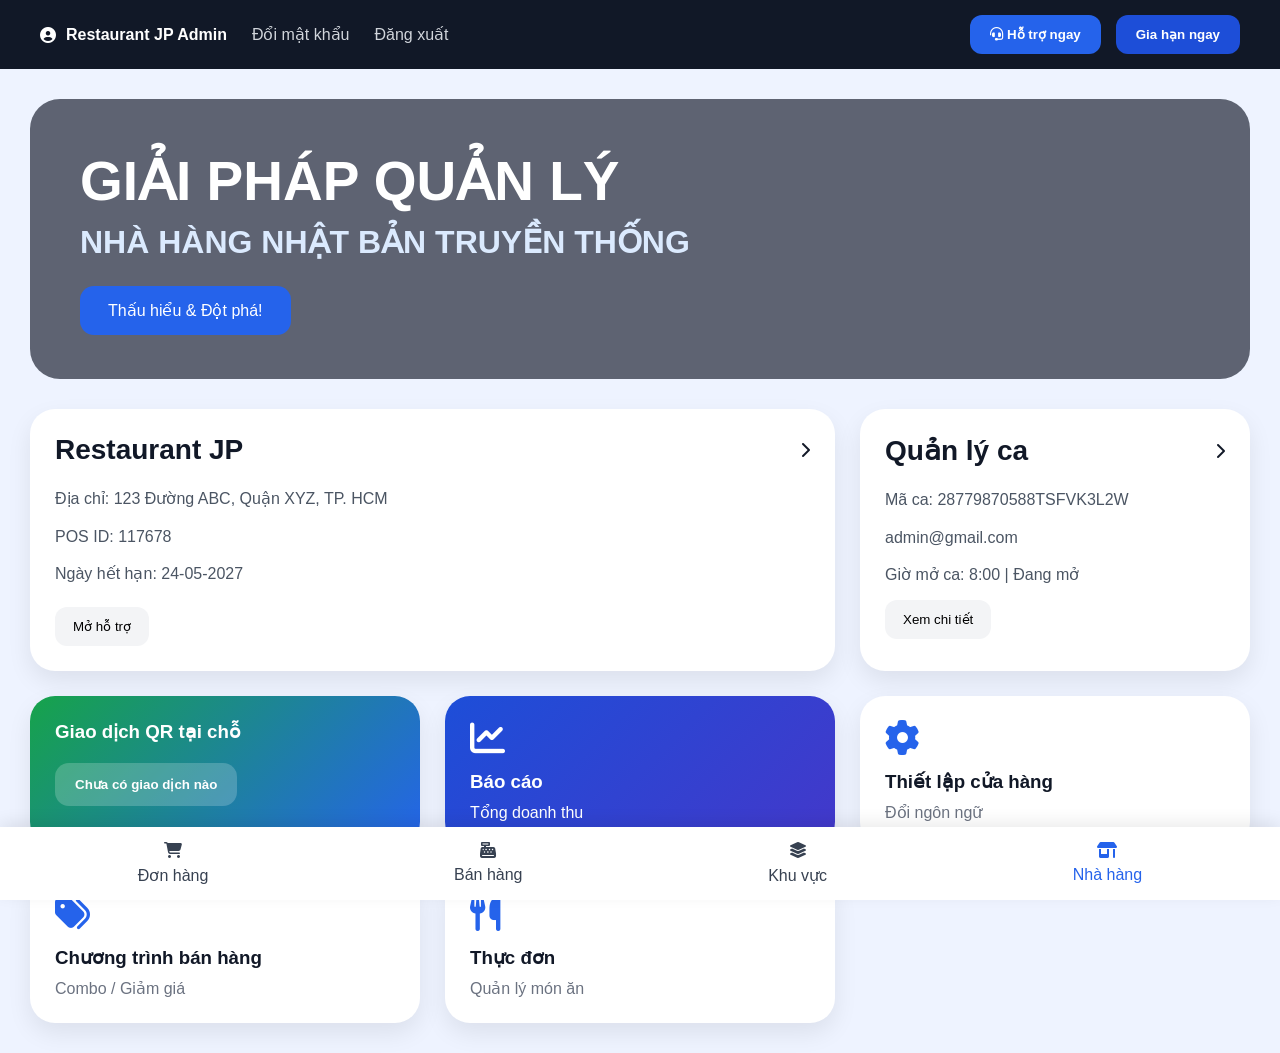
<file: index.html>
<!DOCTYPE html>
<html lang="vi">

<head>

    <meta charset="UTF-8">

    <meta name="viewport" content="width=device-width, initial-scale=1.0">

    <title>Restaurant JP Admin</title>

    <link rel="stylesheet" href="style.css">

    <!-- ICON -->
    <link rel="stylesheet" href="https://cdnjs.cloudflare.com/ajax/libs/font-awesome/6.5.2/css/all.min.css">

</head>

<body>

    <!-- ================= TOPBAR ================= -->

    <header class="topbar">

        <div class="top-left">

            <div class="admin-info">

                <i class="fa-solid fa-circle-user"></i>

                <span>
                    Restaurant JP Admin
                </span>

            </div>

            <a href="#">
                Đổi mật khẩu
            </a>

            <a href="#">
                Đăng xuất
            </a>

        </div>

        <div class="top-right">

            <button class="support-btn">

                <i class="fa-solid fa-headset"></i>

                Hỗ trợ ngay

            </button>

            <button class="renew-btn">

                Gia hạn ngay

            </button>

        </div>

    </header>

    <!-- ================= MAIN ================= -->

    <main class="dashboard">

        <!-- HERO -->

        <section class="hero">

            <div class="overlay"></div>

            <div class="hero-content">

                <h1>
                    GIẢI PHÁP QUẢN LÝ
                </h1>

                <h2>
                    NHÀ HÀNG NHẬT BẢN TRUYỀN THỐNG
                </h2>

                <button>
                    Thấu hiểu & Đột phá!
                </button>

            </div>

        </section>

        <!-- GRID -->

        <section class="grid-container">

            <!-- INFO -->

            <div class="card large">

                <div class="card-header">

                    <h3>
                        Restaurant JP
                    </h3>

                    <i class="fa-solid fa-chevron-right"></i>

                </div>

                <p>
                    Địa chỉ: 123 Đường ABC, Quận XYZ, TP. HCM
                </p>

                <p>
                    POS ID: 117678
                </p>

                <p>
                    Ngày hết hạn: 24-05-2027
                </p>

                <div class="info-bottom">
                    <button>
                        Mở hỗ trợ
                    </button>
                </div>

            </div>

            <!-- SHIFT -->

            <div class="card">

                <div class="card-header">

                    <h3>
                        Quản lý ca
                    </h3>

                    <i class="fa-solid fa-chevron-right"></i>

                </div>

                <p>
                    Mã ca:
                    28779870588TSFVK3L2W
                </p>

                <p>
                    admin@gmail.com
                </p>

                <p>
                    Giờ mở ca:
                    8:00 | Đang mở
                </p>

                <a href="donhang.html">
                    <button class="detail-btn">

                    Xem chi tiết

                    </button>
                </a>

            </div>

            <!-- QR -->

            <div class="card qr-box">

                <h3>
                    Giao dịch QR tại chỗ
                </h3>

                <button>

                    Chưa có giao dịch nào

                </button>

            </div>

            <!-- REPORT -->

            <div class="mini-card report">

                <i class="fa-solid fa-chart-line"></i>

                <h3>
                    Báo cáo
                </h3>

                <p>
                    Tổng doanh thu
                </p>

            </div>

            <!-- SETUP -->

            <div class="mini-card">

                <i class="fa-solid fa-gear"></i>

                <h3>
                    Thiết lập cửa hàng
                </h3>

                <p>
                    Đổi ngôn ngữ
                </p>

            </div>

            <!-- PROMOTION -->

            <div class="mini-card">

                <i class="fa-solid fa-tags"></i>

                <h3>
                    Chương trình bán hàng
                </h3>

                <p>
                    Combo / Giảm giá
                </p>

            </div>

            <!-- MENU -->

            <div class="mini-card">

                <i class="fa-solid fa-utensils"></i>

                <h3>
                    Thực đơn
                </h3>

                <p>
                    Quản lý món ăn
                </p>

            </div>

        </section>

    </main>

    <!-- ================= BOTTOM MENU ================= -->

    <footer class="bottom-menu">

        <a href="donhang.html">

            <i class="fa-solid fa-cart-shopping"></i>

            <span>Đơn hàng</span>

        </a>

        <a href="banhang.html">

            <i class="fa-solid fa-cash-register"></i>

            <span>Bán hàng</span>

        </a>

        <a href="khuvuc.html">

            <i class="fa-solid fa-layer-group"></i>

            <span>Khu vực</span>

        </a>

        <a href="index.html"
            class="active-menu">

            <i class="fa-solid fa-shop"></i>

            <span>Nhà hàng</span>

        </a>

    </footer>

</body>

</html>
</file>
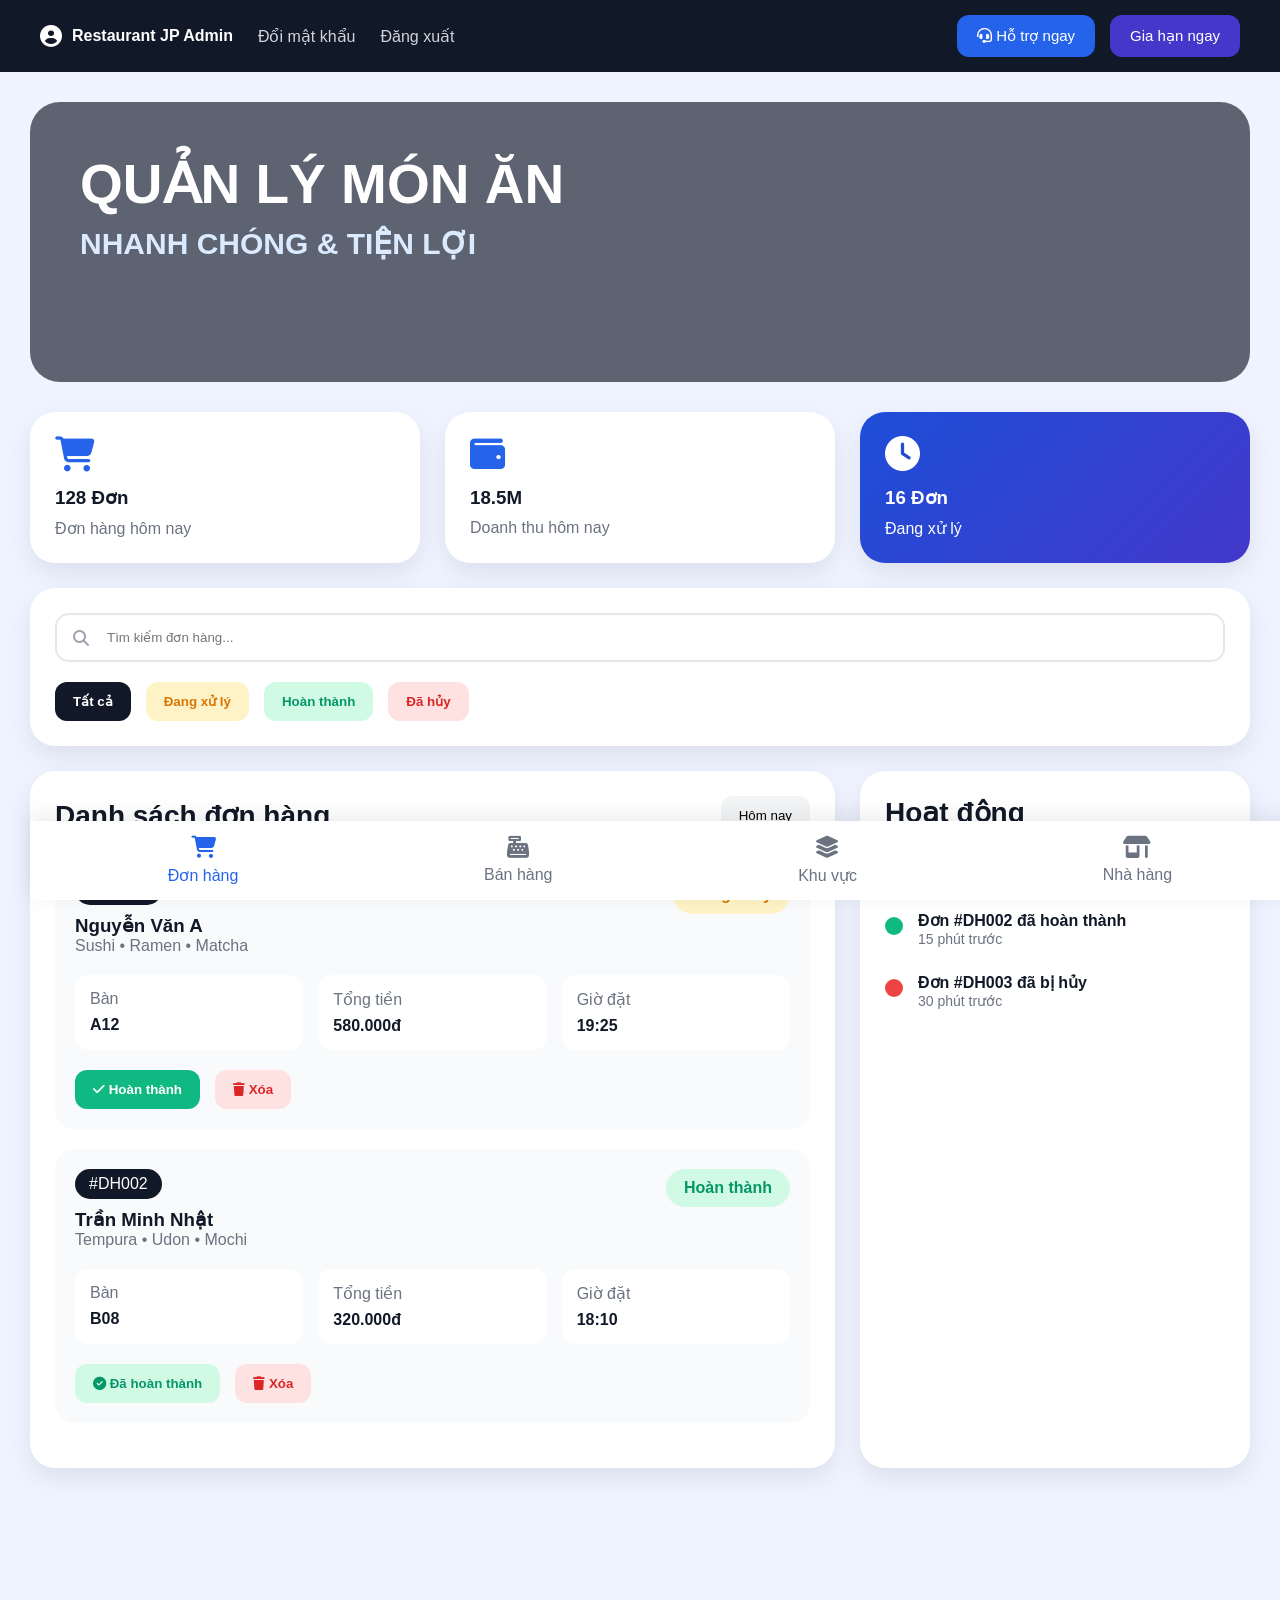
<file: donhang.html>
<!DOCTYPE html>
<html lang="vi">

<head>

    <meta charset="UTF-8">

    <meta name="viewport" content="width=device-width, initial-scale=1.0">

    <title>Restaurant JP - Đơn Hàng</title>

    <!-- CSS -->
    <link rel="stylesheet" href="donhang.css">

    <!-- ICON -->
    <link rel="stylesheet" href="https://cdnjs.cloudflare.com/ajax/libs/font-awesome/6.5.2/css/all.min.css">

</head>

<body>

    <!-- ================= TOPBAR ================= -->

    <header class="topbar">

        <div class="top-left">

            <div class="admin-info">

                <i class="fa-solid fa-circle-user"></i>

                <span>Restaurant JP Admin</span>

            </div>

            <a href="#">Đổi mật khẩu</a>

            <a href="#">Đăng xuất</a>

        </div>

        <div class="top-right">

            <button class="support-btn">

                <i class="fa-solid fa-headset"></i>

                Hỗ trợ ngay

            </button>

            <button class="renew-btn">

                Gia hạn ngay

            </button>

        </div>

    </header>

    <!-- ================= MAIN ================= -->

    <main class="dashboard">

        <!-- HERO -->

        <section class="hero">

            <div class="overlay"></div>

            <div class="hero-content">

                <h1>QUẢN LÝ MÓN ĂN</h1>

                <h2>NHANH CHÓNG & TIỆN LỢI</h2>

            </div>

        </section>
        <!-- STATS -->

        <div class="grid-container">

            <div class="mini-card">

                <i class="fa-solid fa-cart-shopping"></i>

                <h3>128 Đơn</h3>

                <p>Đơn hàng hôm nay</p>

            </div>

            <div class="mini-card">

                <i class="fa-solid fa-wallet"></i>

                <h3>18.5M</h3>

                <p>Doanh thu hôm nay</p>

            </div>

            <div class="mini-card report">

                <i class="fa-solid fa-clock"></i>

                <h3>16 Đơn</h3>

                <p>Đang xử lý</p>

            </div>

        </div>

        <!-- SEARCH -->

        <div class="card search-card">

            <div class="search-box">

                <i class="fa-solid fa-magnifying-glass"></i>

                <input type="text" placeholder="Tìm kiếm đơn hàng...">

            </div>

            <div class="filter-group">

                <button class="active-btn">
                    Tất cả
                </button>

                <button class="pending-btn">
                    Đang xử lý
                </button>

                <button class="success-btn">
                    Hoàn thành
                </button>

                <button class="cancel-btn">
                    Đã hủy
                </button>

            </div>

        </div>

        <!-- ORDERS -->

        <div class="grid-container order-layout">

            <!-- ORDER LIST -->

            <div class="card large">

                <div class="card-header">

                    <h3>Danh sách đơn hàng</h3>

                    <button class="detail-btn">
                        Hôm nay
                    </button>

                </div>

                <!-- ORDER -->

                <div class="order-card">

                    <div class="order-top">

                        <div>

                            <span class="order-id">
                                #DH001
                            </span>

                            <h3>Nguyễn Văn A</h3>

                            <p>
                                Sushi • Ramen • Matcha
                            </p>

                        </div>

                        <div class="status pending">
                            Đang xử lý
                        </div>

                    </div>

                    <div class="order-info">

                        <div>
                            <span>Bàn</span>
                            <strong>A12</strong>
                        </div>

                        <div>
                            <span>Tổng tiền</span>
                            <strong>580.000đ</strong>
                        </div>

                        <div>
                            <span>Giờ đặt</span>
                            <strong>19:25</strong>
                        </div>

                    </div>

                    <div class="order-actions">

                        <button class="complete-btn">
                            <i class="fa-solid fa-check"></i>
                            Hoàn thành
                        </button>

                        <button class="delete-btn">
                            <i class="fa-solid fa-trash"></i>
                            Xóa
                        </button>

                    </div>

                </div>

                <!-- ORDER -->

                <div class="order-card">

                    <div class="order-top">

                        <div>

                            <span class="order-id">
                                #DH002
                            </span>

                            <h3>Trần Minh Nhật</h3>

                            <p>
                                Tempura • Udon • Mochi
                            </p>

                        </div>

                        <div class="status success">
                            Hoàn thành
                        </div>

                    </div>

                    <div class="order-info">

                        <div>
                            <span>Bàn</span>
                            <strong>B08</strong>
                        </div>

                        <div>
                            <span>Tổng tiền</span>
                            <strong>320.000đ</strong>
                        </div>

                        <div>
                            <span>Giờ đặt</span>
                            <strong>18:10</strong>
                        </div>

                    </div>

                    <div class="order-actions">

                        <button class="done-btn">
                            <i class="fa-solid fa-circle-check"></i>
                            Đã hoàn thành
                        </button>

                        <button class="delete-btn">
                            <i class="fa-solid fa-trash"></i>
                            Xóa
                        </button>

                    </div>

                </div>

            </div>

            <!-- TIMELINE -->

            <div class="card">

                <div class="card-header">

                    <h3>Hoạt động</h3>

                </div>

                <div class="timeline">

                    <div class="timeline-item">

                        <div class="dot yellow"></div>

                        <div>

                            <h4>
                                Đơn #DH001 đang chuẩn bị
                            </h4>

                            <span>5 phút trước</span>

                        </div>

                    </div>

                    <div class="timeline-item">

                        <div class="dot green"></div>

                        <div>

                            <h4>
                                Đơn #DH002 đã hoàn thành
                            </h4>

                            <span>15 phút trước</span>

                        </div>

                    </div>

                    <div class="timeline-item">

                        <div class="dot red"></div>

                        <div>

                            <h4>
                                Đơn #DH003 đã bị hủy
                            </h4>

                            <span>30 phút trước</span>

                        </div>

                    </div>

                </div>

            </div>

        </div>

        </section>

        <!-- ================= BOTTOM ================= -->

        <footer class="bottom-menu">

            <a href="donhang.html" class="active-menu">
                <i class="fa-solid fa-cart-shopping"></i>

                <span>Đơn hàng</span>

            </a>

            <a href="banhang.html">


                <i class="fa-solid fa-cash-register"></i>

                <span>Bán hàng</span>

            </a>

            <a href="khuvuc.html">

                <i class="fa-solid fa-layer-group"></i>

                <span>Khu vực</span>

            </a>

            <a href="index.html">

                <i class="fa-solid fa-shop"></i>

                <span>Nhà hàng</span>

            </a>

        </footer>

</body>

</html>
</file>
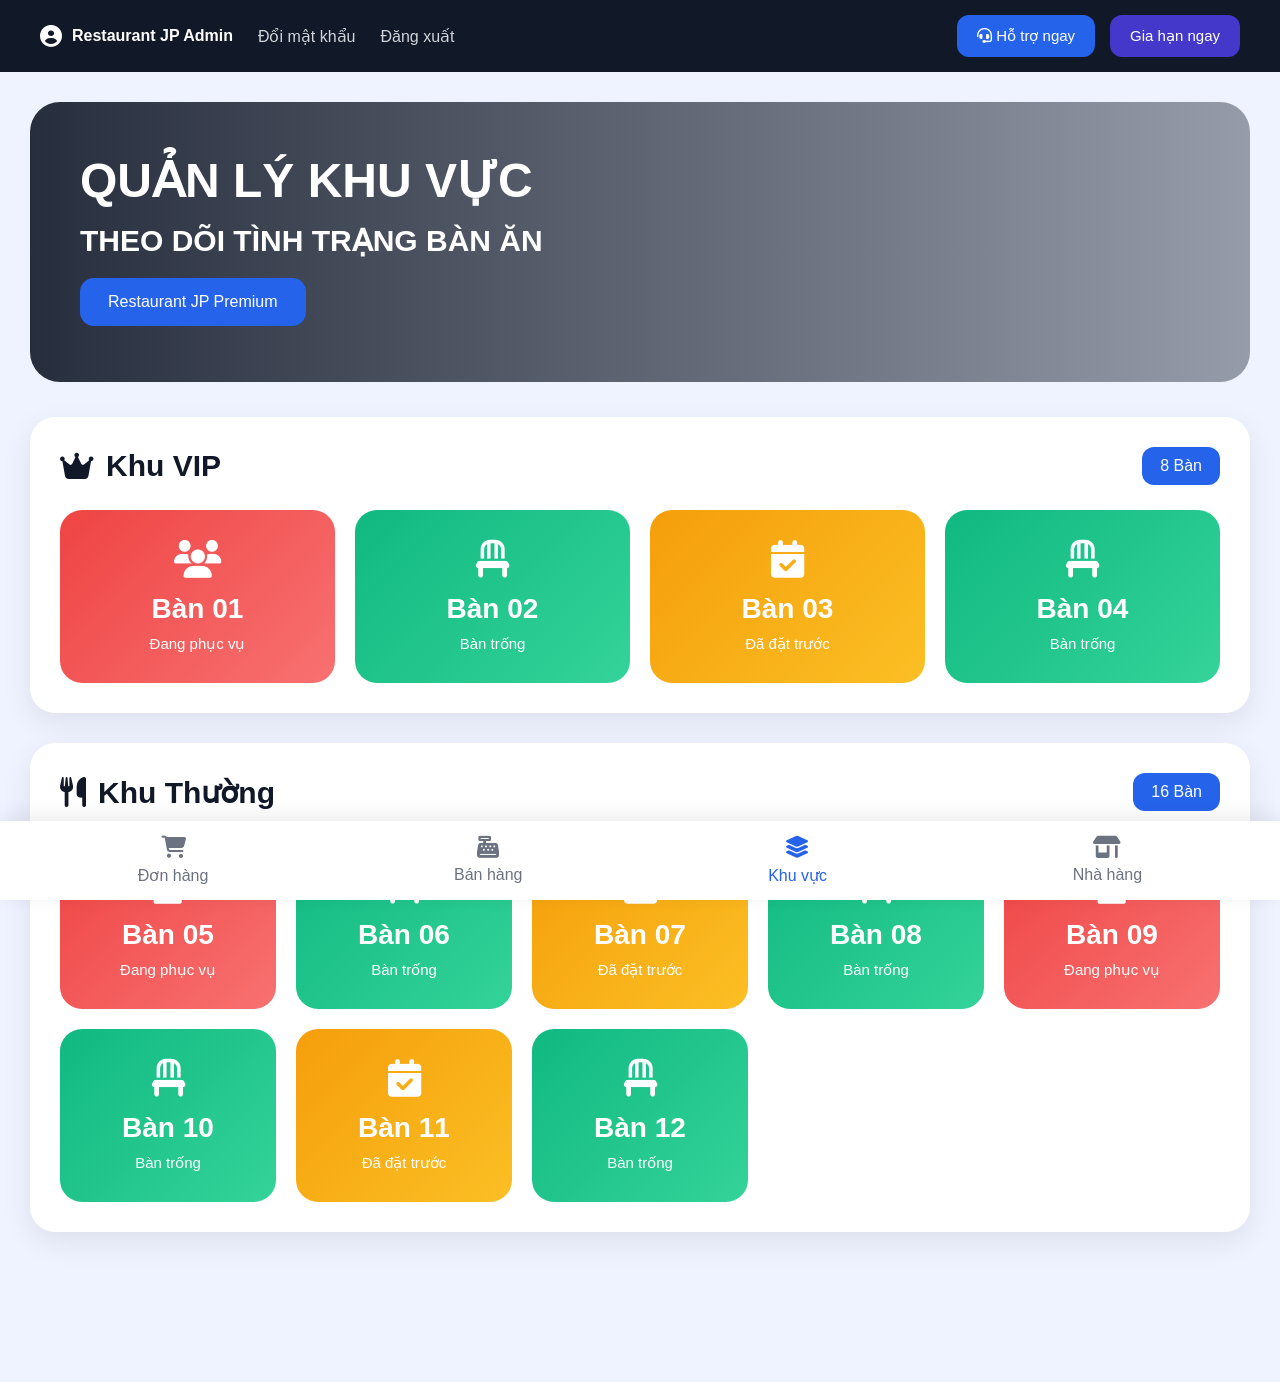
<file: khuvuc.html>
<!DOCTYPE html>
<html lang="vi">

<head>

    <meta charset="UTF-8">

    <meta name="viewport" content="width=device-width, initial-scale=1.0">

    <title>
        Restaurant JP - Khu Vực
    </title>

    <!-- CSS -->

    <link rel="stylesheet" href="khuvuc.css">

    <!-- ICON -->

    <link rel="stylesheet" href="https://cdnjs.cloudflare.com/ajax/libs/font-awesome/6.5.2/css/all.min.css">

</head>

<body>

    <!-- ================= TOPBAR ================= -->

    <header class="topbar">

        <div class="top-left">

            <div class="admin-info">

                <i class="fa-solid fa-circle-user"></i>

                <span>
                    Restaurant JP Admin
                </span>

            </div>

            <a href="#">
                Đổi mật khẩu
            </a>

            <a href="#">
                Đăng xuất
            </a>

        </div>

        <div class="top-right">

            <button class="support-btn">

                <i class="fa-solid fa-headset"></i>

                Hỗ trợ ngay

            </button>

            <button class="renew-btn">

                Gia hạn ngay

            </button>

        </div>

    </header>

    <!-- ================= MAIN ================= -->

    <main class="dashboard">

        <!-- ================= HERO ================= -->

        <section class="hero">

            <div class="overlay"></div>

            <div class="hero-content">

                <h1>
                    QUẢN LÝ KHU VỰC
                </h1>

                <h2>
                    THEO DÕI TÌNH TRẠNG BÀN ĂN
                </h2>

                <button>
                    Restaurant JP Premium
                </button>

            </div>

        </section>

        <!-- ================= KHU VIP ================= -->

        <section class="area-section">

            <div class="area-header">

                <h2>

                    <i class="fa-solid fa-crown"></i>

                    Khu VIP

                </h2>

                <span>
                    8 Bàn
                </span>

            </div>

            <div class="table-grid">

                <!-- BÀN 01 -->

                <a href="banhang.html" class="table-card active">

                    <i class="fa-solid fa-users"></i>

                    <h3>
                        Bàn 01
                    </h3>

                    <p>
                        Đang phục vụ
                    </p>

                </a>

                <!-- BÀN 02 -->

                <a href="banhang.html" class="table-card empty">

                    <i class="fa-solid fa-chair"></i>

                    <h3>
                        Bàn 02
                    </h3>

                    <p>
                        Bàn trống
                    </p>

                </a>

                <!-- BÀN 03 -->

                <a href="banhang.html" class="table-card booked">

                    <i class="fa-solid fa-calendar-check"></i>

                    <h3>
                        Bàn 03
                    </h3>

                    <p>
                        Đã đặt trước
                    </p>

                </a>

                <!-- BÀN 04 -->

                <a href="banhang.html" class="table-card empty">

                    <i class="fa-solid fa-chair"></i>

                    <h3>
                        Bàn 04
                    </h3>

                    <p>
                        Bàn trống
                    </p>

                </a>

            </div>

        </section>

        <!-- ================= KHU THƯỜNG ================= -->

        <section class="area-section">

            <div class="area-header">

                <h2>

                    <i class="fa-solid fa-utensils"></i>

                    Khu Thường

                </h2>

                <span>
                    16 Bàn
                </span>

            </div>

            <div class="table-grid">

                <!-- BÀN 05 -->

                <a href="banhang.html" class="table-card active">

                    <i class="fa-solid fa-users"></i>

                    <h3>
                        Bàn 05
                    </h3>

                    <p>
                        Đang phục vụ
                    </p>

                </a>

                <!-- BÀN 06 -->

                <a href="banhang.html" class="table-card empty">

                    <i class="fa-solid fa-chair"></i>

                    <h3>
                        Bàn 06
                    </h3>

                    <p>
                        Bàn trống
                    </p>

                </a>

                <!-- BÀN 07 -->

                <a href="banhang.html" class="table-card booked">

                    <i class="fa-solid fa-calendar-check"></i>

                    <h3>
                        Bàn 07
                    </h3>

                    <p>
                        Đã đặt trước
                    </p>

                </a>

                <!-- BÀN 08 -->

                <a href="banhang.html" class="table-card empty">

                    <i class="fa-solid fa-chair"></i>

                    <h3>
                        Bàn 08
                    </h3>

                    <p>
                        Bàn trống
                    </p>

                </a>

                <!-- BÀN 09 -->

                <a href="banhang.html" class="table-card active">

                    <i class="fa-solid fa-users"></i>

                    <h3>
                        Bàn 09
                    </h3>

                    <p>
                        Đang phục vụ
                    </p>

                </a>

                <!-- BÀN 10 -->

                <a href="banhang.html" class="table-card empty">

                    <i class="fa-solid fa-chair"></i>

                    <h3>
                        Bàn 10
                    </h3>

                    <p>
                        Bàn trống
                    </p>

                </a>

                <!-- BÀN 11 -->

                <a href="banhang.html" class="table-card booked">

                    <i class="fa-solid fa-calendar-check"></i>

                    <h3>
                        Bàn 11
                    </h3>

                    <p>
                        Đã đặt trước
                    </p>

                </a>

                <!-- BÀN 12 -->

                <a href="banhang.html" class="table-card empty">

                    <i class="fa-solid fa-chair"></i>

                    <h3>
                        Bàn 12
                    </h3>

                    <p>
                        Bàn trống
                    </p>

                </a>

            </div>

        </section>

    </main>

    <!-- ================= BOTTOM MENU ================= -->

    <footer class="bottom-menu">

        <a href="donhang.html">

            <i class="fa-solid fa-cart-shopping"></i>

            <span>
                Đơn hàng
            </span>

        </a>

        <a href="banhang.html">

            <i class="fa-solid fa-cash-register"></i>

            <span>
                Bán hàng
            </span>

        </a>

        <a href="khuvuc.html" class="active-menu">

            <i class="fa-solid fa-layer-group"></i>

            <span>
                Khu vực
            </span>

        </a>

        <a href="index.html">

            <i class="fa-solid fa-shop"></i>

            <span>
                Nhà hàng
            </span>

        </a>

    </footer>

</body>

</html>
</file>
<file: style.css>
*{
    margin: 0;
    padding: 0;
    box-sizing: border-box;
    font-family: Arial, Helvetica, sans-serif;
}

body{
    background: #eef3ff;
    color: #111827;
}

/* ================= TOPBAR ================= */

.topbar{
    background: #111827;

    color: white;

    padding: 15px 40px;

    display: flex;

    justify-content: space-between;

    align-items: center;
}

.top-left{
    display: flex;
    align-items: center;
    gap: 25px;
}

.top-left a{
    color: #d1d5db;
    text-decoration: none;
    transition: 0.3s;
}

.top-left a:hover{
    color: white;
}

.admin-info{
    display: flex;
    align-items: center;
    gap: 10px;

    font-weight: bold;
}

.top-right{
    display: flex;
    gap: 15px;
}

.top-right button{
    border: none;

    padding: 12px 20px;

    border-radius: 12px;

    cursor: pointer;

    font-weight: bold;

    transition: 0.3s;
}

.support-btn{
    background: #2563eb;
    color: white;
}

.renew-btn{
    background: #1d4ed8;
    color: white;
}

.top-right button:hover{
    transform: scale(1.05);
}

/* ================= DASHBOARD ================= */

.dashboard{
    padding: 30px;
}

/* ================= HERO ================= */

.hero{
    position: relative;

    height: 280px;

    border-radius: 30px;

    overflow: hidden;

    margin-bottom: 30px;

    background:
        url("https://images.unsplash.com/photo-1552566626-52f8b828add9?q=80&w=1400")
        center/cover;
}

.overlay{
    position: absolute;

    inset: 0;

    background: rgba(17,24,39,0.65);
}

.hero-content{
    position: relative;

    z-index: 2;

    padding: 50px;

    color: white;
}

.hero-content h1{
    font-size: 55px;

    margin-bottom: 10px;
}

.hero-content h2{
    font-size: 32px;

    margin-bottom: 25px;

    color: #dbeafe;
}

.hero-content button{
    border: none;

    background: #2563eb;

    color: white;

    padding: 15px 28px;

    border-radius: 14px;

    font-size: 16px;

    cursor: pointer;
}

/* ================= GRID ================= */

.grid-container{
    display: grid;

    grid-template-columns:
        repeat(auto-fit,minmax(320px,1fr));

    gap: 25px;
}

/* CARD */

.card{
    background: white;

    border-radius: 25px;

    padding: 25px;

    box-shadow:
        0 10px 25px rgba(0,0,0,0.08);
}

.large{
    grid-column: span 2;
}

.card-header{
    display: flex;

    justify-content: space-between;

    align-items: center;

    margin-bottom: 20px;
}

.card-header h3{
    font-size: 28px;
}

.card p{
    color: #4b5563;

    margin-bottom: 12px;

    line-height: 1.6;
}

.info-bottom{
    display: flex;

    gap: 15px;

    margin-top: 20px;

    flex-wrap: wrap;
}

.info-bottom button,
.detail-btn{
    border: none;

    padding: 12px 18px;

    border-radius: 12px;

    background: #f3f4f6;

    cursor: pointer;

    transition: 0.3s;
}

.info-bottom button:hover,
.detail-btn:hover{
    background: #2563eb;
    color: white;
}

/* QR */

.qr-box{
    background:
        linear-gradient(135deg,#16a34a,#2563eb);

    color: white;
}

.qr-box button{
    margin-top: 20px;

    border: none;

    padding: 14px 20px;

    border-radius: 14px;

    background: rgba(255,255,255,0.2);

    color: white;

    font-weight: bold;
}

/* MINI CARD */

.mini-card{
    background: white;

    border-radius: 25px;

    padding: 25px;

    box-shadow:
        0 10px 25px rgba(0,0,0,0.08);

    transition: 0.3s;
}

.mini-card:hover{
    transform: translateY(-8px);
}

.mini-card i{
    font-size: 35px;

    color: #2563eb;

    margin-bottom: 15px;
}

.mini-card h3{
    margin-bottom: 10px;
}

.mini-card p{
    color: #6b7280;
}

.report{
    background:
        linear-gradient(135deg,#1d4ed8,#4338ca);

    color: white;
}

.report i,
.report p{
    color: white;
}

/* ================= FOOTER ================= */

.bottom-menu{
    position: fixed;

    bottom: 0;

    width: 100%;

    background: white;

    padding: 15px;

    display: flex;

    justify-content: space-around;

    box-shadow:
        0 -5px 15px rgba(0,0,0,0.08);
}

.bottom-menu a{
    text-decoration: none;

    color: #374151;

    display: flex;

    flex-direction: column;

    align-items: center;

    gap: 8px;

    transition: 0.3s;
}

.bottom-menu .active-menu,
.bottom-menu a:hover{
    color: #2563eb;
}

/* ================= RESPONSIVE ================= */

@media(max-width:900px){

    .topbar{
        flex-direction: column;
        gap: 20px;
    }

    .hero-content h1{
        font-size: 38px;
    }

    .hero-content h2{
        font-size: 24px;
    }

    .large{
        grid-column: span 1;
    }

}
</file>
<file: donhang.css>
*{
    margin: 0;
    padding: 0;
    box-sizing: border-box;
    font-family: Arial, Helvetica, sans-serif;
}

body{
    background: #eef3ff;
    color: #111827;
}

/* ================= TOPBAR ================= */

.topbar{
    width: 100%;
    background: #111827;
    color: white;

    padding: 15px 40px;

    display: flex;
    justify-content: space-between;
    align-items: center;
}

.top-left{
    display: flex;
    align-items: center;
    gap: 25px;
}

.admin-info{
    display: flex;
    align-items: center;
    gap: 10px;
    font-weight: bold;
}

.admin-info i{
    font-size: 22px;
}

.top-left a{
    color: #d1d5db;
    text-decoration: none;
    transition: 0.3s;
}

.top-left a:hover{
    color: #3b82f6;
}

.top-right{
    display: flex;
    gap: 15px;
}

.support-btn,
.renew-btn{
    border: none;
    padding: 12px 20px;
    border-radius: 12px;
    cursor: pointer;
    font-size: 15px;
    transition: 0.3s;
}

.support-btn{
    background: #2563eb;
    color: white;
}

.renew-btn{
    background: #4338ca;
    color: white;
}

.support-btn:hover,
.renew-btn:hover{
    transform: scale(1.05);
}

/* ================= MAIN ================= */

.dashboard{
    padding: 30px;
    padding-bottom: 120px;
}

/* ================= HERO ================= */

.hero{
    position: relative;
    height: 280px;
    border-radius: 30px;
    overflow: hidden;
    margin-bottom: 30px;

    background:
        url("https://images.unsplash.com/photo-1552566626-52f8b828add9?q=80&w=1400")
        center/cover;
}

.overlay{
    position: absolute;
    inset: 0;
    background: rgba(17,24,39,0.65);
}

.hero-content{
    position: relative;
    z-index: 2;
    padding: 50px;
    color: white;
}

.hero-content h1{
    font-size: 55px;
    margin-bottom: 10px;
}

.hero-content h2{
    font-size: 30px;
    margin-bottom: 25px;
    color: #dbeafe;
}

.hero-content button{
    border: none;
    background: #2563eb;
    color: white;
    padding: 15px 28px;
    border-radius: 14px;
    font-size: 16px;
    cursor: pointer;
}

/* ================= GRID ================= */

.grid-container{
    display: grid;
    grid-template-columns:
        repeat(auto-fit,minmax(300px,1fr));
    gap: 25px;
    margin-bottom: 25px;
}

.card{
    background: white;
    border-radius: 25px;
    padding: 25px;
    box-shadow:
        0 10px 25px rgba(0,0,0,0.08);
}

.large{
    grid-column: span 2;
}

/* MINI CARD */

.mini-card{
    background: white;
    border-radius: 25px;
    padding: 25px;
    box-shadow:
        0 10px 25px rgba(0,0,0,0.08);

    transition: 0.3s;
}

.mini-card:hover{
    transform: translateY(-8px);
}

.mini-card i{
    font-size: 35px;
    color: #2563eb;
    margin-bottom: 15px;
}

.mini-card h3{
    margin-bottom: 10px;
}

.mini-card p{
    color: #6b7280;
}

.report{
    background:
        linear-gradient(135deg,#1d4ed8,#4338ca);
    color: white;
}

.report i,
.report p{
    color: white;
}

/* SEARCH */

.search-card{
    margin-bottom: 25px;
}

.search-box{
    position: relative;
    margin-bottom: 20px;
}

.search-box i{
    position: absolute;
    top: 50%;
    left: 18px;
    transform: translateY(-50%);
    color: #9ca3af;
}

.search-box input{
    width: 100%;
    padding: 15px 20px 15px 50px;
    border-radius: 14px;
    border: 2px solid #e5e7eb;
    outline: none;
}

/* FILTER */

.filter-group{
    display: flex;
    gap: 15px;
    flex-wrap: wrap;
}

.filter-group button{
    border: none;
    padding: 12px 18px;
    border-radius: 12px;
    font-weight: bold;
    cursor: pointer;
}

.active-btn{
    background: #111827;
    color: white;
}

.pending-btn{
    background: #fef3c7;
    color: #d97706;
}

.success-btn{
    background: #d1fae5;
    color: #059669;
}

.cancel-btn{
    background: #fee2e2;
    color: #dc2626;
}

/* CARD */

.card-header{
    display: flex;
    justify-content: space-between;
    align-items: center;
    margin-bottom: 20px;
}

.card-header h3{
    font-size: 28px;
}

.detail-btn{
    border: none;
    padding: 12px 18px;
    border-radius: 12px;
    background: #f3f4f6;
    cursor: pointer;
}

/* ORDER */

.order-card{
    background: #f9fafb;
    border-radius: 20px;
    padding: 20px;
    margin-bottom: 20px;
}

.order-top{
    display: flex;
    justify-content: space-between;
    gap: 20px;
    margin-bottom: 20px;
    flex-wrap: wrap;
}

.order-id{
    display: inline-block;
    background: #111827;
    color: white;
    padding: 6px 14px;
    border-radius: 30px;
    margin-bottom: 10px;
}

.order-top p{
    color: #6b7280;
}

.status{
    padding: 10px 18px;
    border-radius: 30px;
    font-weight: bold;
    height: fit-content;
}

.pending{
    background: #fef3c7;
    color: #d97706;
}

.success{
    background: #d1fae5;
    color: #059669;
}

.order-info{
    display: grid;
    grid-template-columns:
        repeat(auto-fit,minmax(150px,1fr));
    gap: 15px;
    margin-bottom: 20px;
}

.order-info div{
    background: white;
    padding: 15px;
    border-radius: 14px;
}

.order-info span{
    display: block;
    color: #6b7280;
    margin-bottom: 8px;
}

.order-actions{
    display: flex;
    gap: 15px;
    flex-wrap: wrap;
}

.complete-btn,
.done-btn,
.delete-btn{
    border: none;
    padding: 12px 18px;
    border-radius: 12px;
    cursor: pointer;
    font-weight: bold;
}

.complete-btn{
    background: #10b981;
    color: white;
}

.done-btn{
    background: #d1fae5;
    color: #059669;
}

.delete-btn{
    background: #fee2e2;
    color: #dc2626;
}

/* TIMELINE */

.timeline-item{
    display: flex;
    gap: 15px;
    margin-bottom: 25px;
}

.dot{
    width: 18px;
    height: 18px;
    border-radius: 50%;
    margin-top: 6px;
}

.yellow{
    background: #f59e0b;
}

.green{
    background: #10b981;
}

.red{
    background: #ef4444;
}

.timeline-item span{
    color: #6b7280;
    font-size: 14px;
}

/* ================= BOTTOM ================= */

.bottom-menu{
    position: fixed;

    bottom: 0;

    width: 100%;

    background: white;

    padding: 15px;

    display: flex;

    justify-content: space-around;

    box-shadow:
        0 -5px 20px rgba(0,0,0,0.08);
}

.bottom-menu a{
    display: flex;

    flex-direction: column;

    align-items: center;

    gap: 8px;

    text-decoration: none;

    color: #6b7280;

    transition: 0.3s;
}

.bottom-menu a i{
    font-size: 22px;
}

.bottom-menu .active-menu,
.bottom-menu a:hover{
    color: #2563eb;
}

/* ================= RESPONSIVE ================= */

@media(max-width:900px){

    .topbar{
        flex-direction: column;
        gap: 20px;
    }

    .hero-content h1{
        font-size: 38px;
    }

    .hero-content h2{
        font-size: 24px;
    }

    .large{
        grid-column: span 1;
    }

}

@media(max-width:768px){

    .dashboard{
        padding: 20px;
        padding-bottom: 120px;
    }

    .hero-content{
        padding: 30px;
    }

    .filter-group{
        flex-direction: column;
    }

    .filter-group button{
        width: 100%;
    }

    .order-actions{
        flex-direction: column;
    }

    .complete-btn,
    .done-btn,
    .delete-btn{
        width: 100%;
    }

}

@media(max-width:600px){

    .top-left{
        flex-wrap: wrap;
        justify-content: center;
    }

    .top-right{
        width: 100%;
        justify-content: center;
    }

    .hero-content h1{
        font-size: 30px;
    }

    .hero-content h2{
        font-size: 20px;
    }

}
</file>
<file: khuvuc.css>
*{
    margin: 0;
    padding: 0;
    box-sizing: border-box;
    font-family: Arial, Helvetica, sans-serif;
}

body{
    background: #eef3ff;
    color: #111827;
}

/* ================= TOPBAR ================= */

.topbar{
    width: 100%;

    background: #111827;

    color: white;

    padding: 15px 40px;

    display: flex;

    justify-content: space-between;

    align-items: center;
}

.top-left{
    display: flex;
    align-items: center;
    gap: 25px;
}

.admin-info{
    display: flex;
    align-items: center;
    gap: 10px;

    font-weight: bold;
}

.admin-info i{
    font-size: 22px;
}

.top-left a{
    color: #d1d5db;

    text-decoration: none;

    transition: 0.3s;
}

.top-left a:hover{
    color: #3b82f6;
}

.top-right{
    display: flex;
    gap: 15px;
}

.support-btn,
.renew-btn{
    border: none;

    padding: 12px 20px;

    border-radius: 12px;

    cursor: pointer;

    font-size: 15px;

    transition: 0.3s;
}

.support-btn{
    background: #2563eb;
    color: white;
}

.renew-btn{
    background: #4338ca;
    color: white;
}

.support-btn:hover,
.renew-btn:hover{
    transform: scale(1.05);
}

/* ================= MAIN ================= */

.dashboard{
    padding: 30px;
    padding-bottom: 120px;
}

/* ================= HERO ================= */

.hero{
    position: relative;

    height: 280px;

    border-radius: 30px;

    overflow: hidden;

    margin-bottom: 35px;

    background:
        url("https://images.unsplash.com/photo-1552566626-52f8b828add9?q=80&w=1600")
        center/cover;
}

.overlay{
    position: absolute;

    width: 100%;
    height: 100%;

    background:
        linear-gradient(
            90deg,
            rgba(17,24,39,0.9),
            rgba(17,24,39,0.4)
        );
}

.hero-content{
    position: relative;

    z-index: 2;

    color: white;

    padding: 50px;
}

.hero-content h1{
    font-size: 48px;
    margin-bottom: 15px;
}

.hero-content h2{
    font-size: 30px;
    margin-bottom: 20px;
}

.hero-content button{
    border: none;

    background: #2563eb;

    color: white;

    padding: 15px 28px;

    border-radius: 14px;

    font-size: 16px;

    cursor: pointer;
}

/* ================= AREA ================= */

.area-section{
    background: white;

    padding: 30px;

    border-radius: 25px;

    margin-bottom: 30px;

    box-shadow:
        0 10px 30px rgba(0,0,0,0.08);
}

.area-header{
    display: flex;

    justify-content: space-between;

    align-items: center;

    margin-bottom: 25px;
}

.area-header h2{
    display: flex;
    align-items: center;
    gap: 12px;

    font-size: 30px;
}

.area-header span{
    background: #2563eb;

    color: white;

    padding: 10px 18px;

    border-radius: 12px;
}

/* ================= TABLE GRID ================= */

.table-grid{
    display: grid;

    grid-template-columns:
        repeat(auto-fit,minmax(180px,1fr));

    gap: 20px;
}

/* ================= TABLE CARD ================= */

.table-card{
    border-radius: 22px;

    padding: 30px 20px;

    text-align: center;

    color: white;

    transition: 0.3s;

    cursor: pointer;

    text-decoration: none;
}

.table-card:hover{
    transform: translateY(-8px);
}

.table-card i{
    font-size: 38px;
    margin-bottom: 15px;
}

.table-card h3{
    font-size: 28px;
    margin-bottom: 10px;
}

.table-card p{
    font-size: 15px;
}

/* ================= STATUS ================= */

.active{
    background:
        linear-gradient(
            135deg,
            #ef4444,
            #f87171
        );
}

.empty{
    background:
        linear-gradient(
            135deg,
            #10b981,
            #34d399
        );
}

.booked{
    background:
        linear-gradient(
            135deg,
            #f59e0b,
            #fbbf24
        );
}

/* ================= BOTTOM MENU ================= */

.bottom-menu{
    position: fixed;

    bottom: 0;

    width: 100%;

    background: white;

    padding: 15px;

    display: flex;

    justify-content: space-around;

    box-shadow:
        0 -5px 20px rgba(0,0,0,0.08);
}

.bottom-menu a{
    display: flex;

    flex-direction: column;

    align-items: center;

    gap: 8px;

    text-decoration: none;

    color: #6b7280;

    transition: 0.3s;
}

.bottom-menu a i{
    font-size: 22px;
}

.bottom-menu .active-menu,
.bottom-menu a:hover{
    color: #2563eb;
}

/* ================= RESPONSIVE ================= */

@media(max-width:900px){

    .topbar{
        flex-direction: column;
        gap: 20px;
        padding: 20px;
    }

    .top-left{
        flex-wrap: wrap;
        justify-content: center;
    }

    .top-right{
        width: 100%;
        justify-content: center;
    }

    .hero-content h1{
        font-size: 34px;
    }

    .hero-content h2{
        font-size: 22px;
    }

    .area-header{
        flex-direction: column;
        gap: 15px;
        align-items: flex-start;
    }

}
</file>
